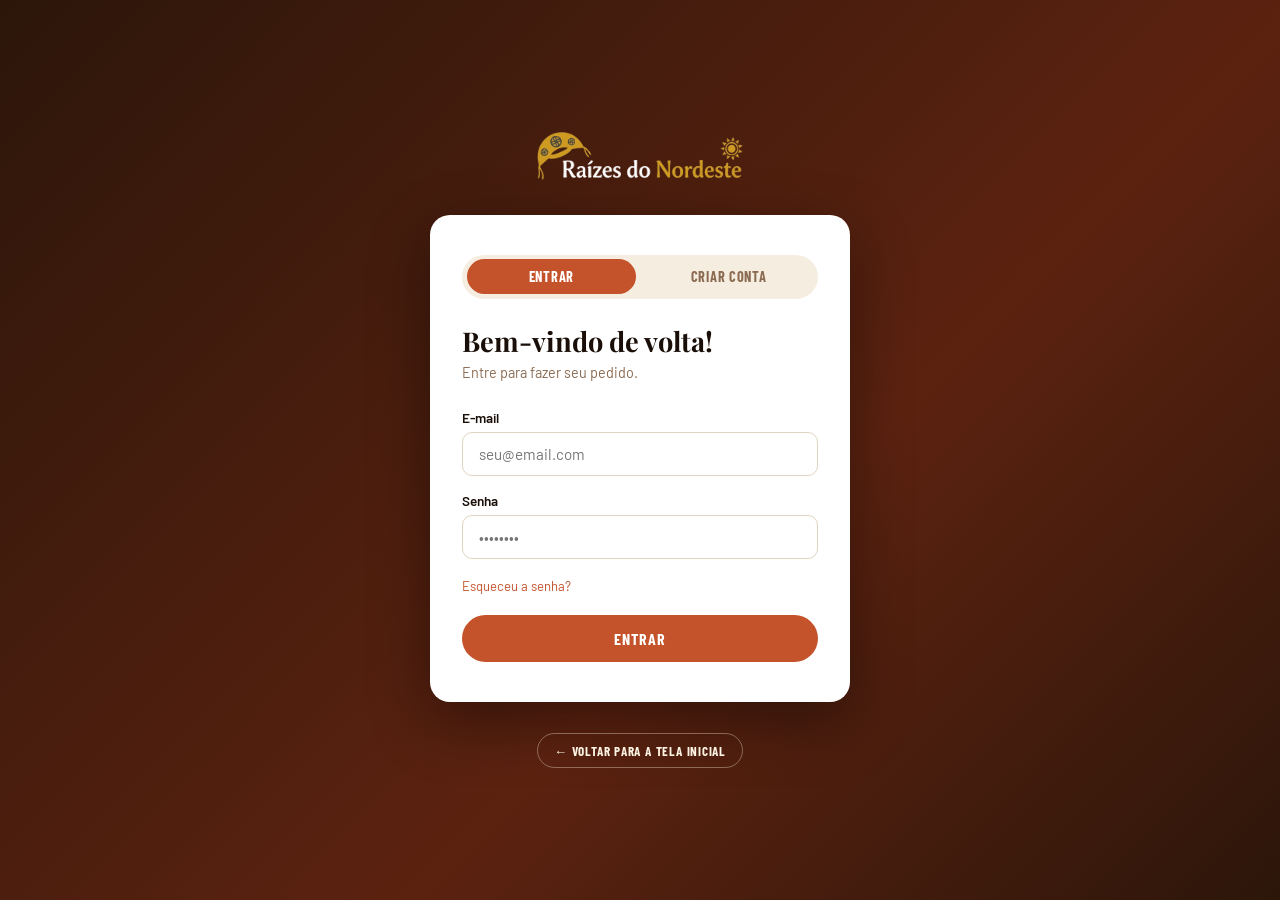
<file: login.html>
<!DOCTYPE html>
<html lang="pt-BR">

<head>
  <meta charset="UTF-8">
  <meta name="viewport" content="width=device-width, initial-scale=1.0">
  <title>Entrar — Raízes do Nordeste</title>
  <link rel="preconnect" href="https://fonts.googleapis.com">
  <link
    href="https://fonts.googleapis.com/css2?family=Playfair+Display:ital,wght@0,700;0,900;1,700&family=Barlow:wght@300;400;500;600&family=Barlow+Condensed:wght@600;700&display=swap"
    rel="stylesheet">
  <style>
    *,
    *::before,
    *::after {
      box-sizing: border-box;
      margin: 0;
      padding: 0;
    }

    :root {
      --terra: #C4522A;
      --amber: #E8A020;
      --cream: #FDF4E3;
      --dark: #1A0F08;
      --muted: #8B6B52;
      --bg-page: #F5EDD8;
      --bg-warm: #2C160A;
      --fonte-titulo: 'Playfair Display', Georgia, serif;
      --fonte-corpo: 'Barlow', system-ui, sans-serif;
      --fonte-cond: 'Barlow Condensed', sans-serif;
      --borda-arredondada: 14px;
    }

    html {
      scroll-behavior: smooth;
    }

    body {
      font-family: var(--fonte-corpo);
      background: linear-gradient(135deg, #2C160A 0%, #5C2210 60%, #2C160A 100%);
      min-height: 100vh;
      display: flex;
      flex-direction: column;
      align-items: center;
      justify-content: center;
      padding: 2rem 1rem;
    }

    /* topo com logo */
    .topo-logo {
      text-align: center;
      margin-bottom: 2rem;
    }

    .topo-logo a {
      text-decoration: none;
      display: inline-flex;
      align-items: center;
      gap: .5rem;
      font-family: var(--fonte-titulo);
      font-size: 1.3rem;
      color: var(--cream);
    }

    .topo-logo strong {
      color: var(--amber);
    }

    .area-voltar {
      width: 100%;
      max-width: 420px;
      text-align: center;
      margin-top: 1rem;
    }

    .btn-voltar-inicio {
      display: inline-flex;
      align-items: center;
      justify-content: center;
      gap: .4rem;
      margin-top: .9rem;
      padding: .55rem 1rem;
      border-radius: 50px;
      border: 1.5px solid rgba(253, 244, 227, .35);
      color: var(--cream);
      font-family: var(--fonte-cond);
      font-size: .82rem;
      font-weight: 700;
      letter-spacing: .06em;
      text-decoration: none;
      text-transform: uppercase;
      transition: background .2s, border-color .2s, transform .15s;
    }

    .btn-voltar-inicio:hover {
      background: rgba(253, 244, 227, .08);
      border-color: var(--amber);
      transform: translateY(-1px);
    }

    /* caixa principal do formulário */
    .caixa-login {
      background: #fff;
      border-radius: 20px;
      padding: 2.5rem 2rem;
      width: 100%;
      max-width: 420px;
      box-shadow: 0 20px 60px rgba(0, 0, 0, .4);
    }

    /* título da tela */
    .titulo-tela {
      font-family: var(--fonte-titulo);
      font-size: 1.7rem;
      font-weight: 700;
      color: var(--dark);
      margin-bottom: .3rem;
    }

    .subtitulo-tela {
      font-size: .9rem;
      color: var(--muted);
      margin-bottom: 1.8rem;
    }

    /* abas de login / cadastro */
    .abas-acesso {
      display: flex;
      gap: .5rem;
      margin-bottom: 1.5rem;
      background: #f5ede0;
      border-radius: 50px;
      padding: .3rem;
    }

    .aba-btn {
      flex: 1;
      background: transparent;
      border: none;
      border-radius: 50px;
      font-family: var(--fonte-cond);
      font-weight: 700;
      font-size: .9rem;
      letter-spacing: .05em;
      text-transform: uppercase;
      color: var(--muted);
      padding: .55rem;
      cursor: pointer;
      transition: background .2s, color .2s;
    }

    .aba-btn.ativa {
      background: var(--terra);
      color: #fff;
    }

    /* campo de formulário */
    .grupo-campo {
      margin-bottom: 1rem;
    }

    .grupo-campo label {
      display: block;
      font-size: .85rem;
      font-weight: 600;
      color: var(--dark);
      margin-bottom: .35rem;
    }

    .campo-entrada {
      width: 100%;
      border: 1.5px solid #e0d4c0;
      border-radius: 10px;
      padding: .75rem 1rem;
      font-family: var(--fonte-corpo);
      font-size: .95rem;
      color: var(--dark);
      background: #fff;
      transition: border-color .2s;
      outline: none;
    }

    .campo-entrada:focus {
      border-color: var(--terra);
    }

    .campo-entrada.erro {
      border-color: #e53e3e;
    }

    .msg-erro {
      font-size: .78rem;
      color: #e53e3e;
      margin-top: .3rem;
    }

    /* link de esqueceu a senha */
    .link-esqueceu {
      display: inline-block;
      font-size: .82rem;
      color: var(--terra);
      text-decoration: none;
      cursor: pointer;
      margin-top: .2rem;
    }

    .link-esqueceu:hover {
      text-decoration: underline;
    }

    /* botão principal */
    .btn-principal {
      display: block;
      width: 100%;
      background: var(--terra);
      color: #fff;
      font-family: var(--fonte-cond);
      font-weight: 700;
      font-size: 1rem;
      letter-spacing: .06em;
      text-transform: uppercase;
      padding: .9rem 1.5rem;
      border-radius: 50px;
      border: none;
      cursor: pointer;
      transition: background .2s, transform .15s;
      margin-top: 1.3rem;
    }

    .btn-principal:hover {
      background: #d4612f;
      transform: translateY(-2px);
    }

    .btn-principal:disabled {
      background: #ccc;
      cursor: not-allowed;
      transform: none;
    }

    /* separador visual */
    .separador {
      text-align: center;
      font-size: .8rem;
      color: #bbb;
      margin: 1.2rem 0;
      position: relative;
    }

    .separador::before,
    .separador::after {
      content: '';
      position: absolute;
      top: 50%;
      width: 40%;
      height: 1px;
      background: #e0d4c0;
    }

    .separador::before {
      left: 0;
    }

    .separador::after {
      right: 0;
    }

    /* área de sucesso / aviso */
    .aviso-sucesso {
      background: #f0fff4;
      border: 1px solid #68d391;
      border-radius: 10px;
      padding: 1rem;
      font-size: .88rem;
      color: #276749;
      margin-top: 1rem;
      line-height: 1.6;
    }

    .aviso-info {
      background: #fffbeb;
      border: 1px solid var(--amber);
      border-radius: 10px;
      padding: 1rem;
      font-size: .88rem;
      color: #7b5e0a;
      margin-top: 1rem;
    }

    /* tela oculta / visível */
    .tela {
      display: none;
    }

    .tela.ativa {
      display: block;
    }

    /* rodapé da caixa */
    .rodape-caixa {
      text-align: center;
      margin-top: 1.5rem;
      font-size: .85rem;
      color: var(--muted);
    }

    .rodape-caixa a {
      color: var(--terra);
      text-decoration: none;
    }

    .rodape-caixa a:hover {
      text-decoration: underline;
    }

    /* mensagem de carregamento */
    .spinner {
      display: inline-block;
      width: 16px;
      height: 16px;
      border: 2px solid rgba(255, 255, 255, .4);
      border-top-color: #fff;
      border-radius: 50%;
      animation: girar .6s linear infinite;
      vertical-align: middle;
      margin-right: .4rem;
    }

    @keyframes girar {
      to {
        transform: rotate(360deg);
      }
    }
  </style>
</head>

<body>

  <div class="topo-logo">
    <a href="index.html"> <img src="IMG/Logoletreiro.png" alt="Logo do Raízes do Nordeste" style="height:48px; width:auto;"><a/>
  </div>

  <div class="caixa-login">

    <!-- abas de login e cadastro -->
    <div class="abas-acesso" id="abasAcesso">
      <button class="aba-btn ativa" id="abaLoginBtn" onclick="trocarAba('login')">Entrar</button>
      <button class="aba-btn" id="abaCadastroBtn" onclick="trocarAba('cadastro')">Criar conta</button>
    </div>

    <!-- ===== TELA DE LOGIN ===== -->
    <div id="telaLogin" class="tela ativa">
      <h1 class="titulo-tela">Bem-vindo de volta!</h1>
      <p class="subtitulo-tela">Entre para fazer seu pedido.</p>

      <div class="grupo-campo">
        <label for="loginEmail">E-mail</label>
        <input type="email" id="loginEmail" class="campo-entrada" placeholder="seu@email.com" autocomplete="email">
        <span class="msg-erro" id="erroLoginEmail"></span>
      </div>
      <div class="grupo-campo">
        <label for="loginSenha">Senha</label>
        <input type="password" id="loginSenha" class="campo-entrada" placeholder="••••••••"
          autocomplete="current-password">
        <span class="msg-erro" id="erroLoginSenha"></span>
      </div>
      <span class="link-esqueceu" onclick="trocarAba('esqueci')">Esqueceu a senha?</span>

      <button class="btn-principal" id="btnEntrar" onclick="realizarLogin()">Entrar</button>
      <div id="avisoLogin"></div>
    </div>

    <!-- ===== TELA DE CADASTRO ===== -->
    <div id="telaCadastro" class="tela">
      <h1 class="titulo-tela">Crie sua conta</h1>
      <p class="subtitulo-tela">É rápido e você acumula pontos em cada pedido!</p>

      <div class="grupo-campo">
        <label for="cadNome">Nome completo</label>
        <input type="text" id="cadNome" class="campo-entrada" placeholder="Seu nome" autocomplete="name">
        <span class="msg-erro" id="erroCadNome"></span>
      </div>
      <div class="grupo-campo">
        <label for="cadEmail">E-mail</label>
        <input type="email" id="cadEmail" class="campo-entrada" placeholder="seu@email.com" autocomplete="email">
        <span class="msg-erro" id="erroCadEmail"></span>
      </div>
      <div class="grupo-campo">
        <label for="cadTelefone">Telefone</label>
        <input type="tel" id="cadTelefone" class="campo-entrada" placeholder="(00) 9 0000-0000" autocomplete="tel">
      </div>
      <div class="grupo-campo">
        <label for="cadSenha">Senha</label>
        <input type="password" id="cadSenha" class="campo-entrada" placeholder="Mínimo 6 caracteres"
          autocomplete="new-password">
        <span class="msg-erro" id="erroCadSenha"></span>
      </div>
      <div class="grupo-campo">
        <label for="cadSenha2">Confirmar senha</label>
        <input type="password" id="cadSenha2" class="campo-entrada" placeholder="Repita a senha"
          autocomplete="new-password">
        <span class="msg-erro" id="erroCadSenha2"></span>
      </div>

      <button class="btn-principal" id="btnCadastrar" onclick="realizarCadastro()">Criar minha conta</button>
      <div id="avisoCadastro"></div>
    </div>

    <!-- ===== TELA DE ESQUECI A SENHA ===== -->
    <div id="telaEsqueci" class="tela">
      <h1 class="titulo-tela">Redefinir senha</h1>
      <p class="subtitulo-tela">Informe seu e-mail e enviaremos um link (válido por 10 min).</p>

      <div class="grupo-campo">
        <label for="esqueciEmail">E-mail cadastrado</label>
        <input type="email" id="esqueciEmail" class="campo-entrada" placeholder="seu@email.com">
        <span class="msg-erro" id="erroEsqueciEmail"></span>
      </div>

      <button class="btn-principal" id="btnEsqueci" onclick="solicitarRedefinicao()">Enviar link de redefinição</button>
      <div id="avisoEsqueci"></div>

      <p class="rodape-caixa" style="margin-top:1rem">
        <a onclick="trocarAba('login')" style="cursor:pointer">← Voltar ao login</a>
      </p>
    </div>

    <!-- ===== TELA DE NOVA SENHA (link temporário) ===== -->
    <div id="telaNovaSenha" class="tela">
      <h1 class="titulo-tela">Nova senha</h1>
      <p class="subtitulo-tela">Este link expira em <strong>10 minutos</strong>. Escolha sua nova senha.</p>

      <div class="grupo-campo">
        <label for="novaSenha">Nova senha</label>
        <input type="password" id="novaSenha" class="campo-entrada" placeholder="Mínimo 6 caracteres">
      </div>
      <div class="grupo-campo">
        <label for="novaSenha2">Confirmar nova senha</label>
        <input type="password" id="novaSenha2" class="campo-entrada" placeholder="Repita a senha">
        <span class="msg-erro" id="erroNovaSenha"></span>
      </div>

      <button class="btn-principal" onclick="salvarNovaSenha()">Salvar nova senha</button>
      <div id="avisoNovaSenha"></div>
    </div>

  </div><!-- /caixa-login -->

  <div class="area-voltar">
    <a href="index.html" class="btn-voltar-inicio">← Voltar para a tela inicial</a>
  </div>

  <script>
    // ================================================================
    // SISTEMA DE AUTENTICAÇÃO — simulado (pronto para backend real)
    // ================================================================

    // chave para guardar usuários no armazenamento local (substituir por API)
    const CHAVE_USUARIOS = 'raizes_usuarios_db';
    const CHAVE_SESSAO = 'raizes_usuario';
    const CHAVE_TOKEN = 'raizes_token_reset';

    // busca lista de usuários cadastrados
    function buscarUsuarios() {
      return JSON.parse(localStorage.getItem(CHAVE_USUARIOS) || '[]');
    }

    // salva lista atualizada
    function salvarUsuarios(lista) {
      localStorage.setItem(CHAVE_USUARIOS, JSON.stringify(lista));
    }

    // inicia sessão do usuário
    function iniciarSessao(usuario) {
      // remove a senha antes de salvar na sessão por segurança
      const semSenha = { ...usuario };
      delete semSenha.senha;
      localStorage.setItem(CHAVE_SESSAO, JSON.stringify(semSenha));
    }

    // redireciona de volta pra página de origem ou home
    function redirecionarAposLogin() {
      const destino = sessionStorage.getItem('raizes_redirecionarPara') || 'index.html';
      sessionStorage.removeItem('raizes_redirecionarPara');
      window.location.href = destino;
    }

    // troca entre as telas (login, cadastro, esqueci, nova senha)
    function trocarAba(qual) {
      document.querySelectorAll('.tela').forEach(t => t.classList.remove('ativa'));
      document.querySelectorAll('.aba-btn').forEach(b => b.classList.remove('ativa'));

      if (qual === 'login') {
        document.getElementById('telaLogin').classList.add('ativa');
        document.getElementById('abaLoginBtn').classList.add('ativa');
        document.getElementById('abasAcesso').style.display = 'flex';
      } else if (qual === 'cadastro') {
        document.getElementById('telaCadastro').classList.add('ativa');
        document.getElementById('abaCadastroBtn').classList.add('ativa');
        document.getElementById('abasAcesso').style.display = 'flex';
      } else if (qual === 'esqueci') {
        document.getElementById('telaEsqueci').classList.add('ativa');
        document.getElementById('abasAcesso').style.display = 'none';
      } else if (qual === 'nova-senha') {
        document.getElementById('telaNovaSenha').classList.add('ativa');
        document.getElementById('abasAcesso').style.display = 'none';
      }
    }

    // limpa erros de um campo
    function limparErro(id) {
      const el = document.getElementById(id);
      if (el) el.textContent = '';
    }

    // exibe erro em um campo
    function mostrarErro(id, msg) {
      const el = document.getElementById(id);
      if (el) el.textContent = msg;
    }

    // ---- REALIZAR LOGIN ----
    function realizarLogin() {
      const email = document.getElementById('loginEmail').value.trim();
      const senha = document.getElementById('loginSenha').value;
      const aviso = document.getElementById('avisoLogin');
      aviso.innerHTML = '';
      limparErro('erroLoginEmail');
      limparErro('erroLoginSenha');

      let valido = true;
      if (!email) { mostrarErro('erroLoginEmail', 'Informe o e-mail.'); valido = false; }
      if (!senha) { mostrarErro('erroLoginSenha', 'Informe a senha.'); valido = false; }
      if (!valido) return;

      // simula chamada ao servidor — substituir por fetch('/api/login', ...)
      const usuarios = buscarUsuarios();
      const usuario = usuarios.find(u => u.email === email && u.senha === senha);

      if (!usuario) {
        aviso.innerHTML = '<div class="aviso-info">E-mail ou senha incorretos. Verifique os dados e tente novamente.</div>';
        return;
      }

      iniciarSessao(usuario);
      redirecionarAposLogin();
    }

    // ---- REALIZAR CADASTRO ----
    function realizarCadastro() {
      const nome = document.getElementById('cadNome').value.trim();
      const email = document.getElementById('cadEmail').value.trim();
      const tel = document.getElementById('cadTelefone').value.trim();
      const senha = document.getElementById('cadSenha').value;
      const senha2 = document.getElementById('cadSenha2').value;
      const aviso = document.getElementById('avisoCadastro');
      aviso.innerHTML = '';
      ['erroCadNome', 'erroCadEmail', 'erroCadSenha', 'erroCadSenha2'].forEach(limparErro);

      let valido = true;
      if (!nome) { mostrarErro('erroCadNome', 'Informe o nome.'); valido = false; }
      if (!email) { mostrarErro('erroCadEmail', 'Informe o e-mail.'); valido = false; }
      if (senha.length < 6) { mostrarErro('erroCadSenha', 'A senha precisa ter pelo menos 6 caracteres.'); valido = false; }
      if (senha !== senha2) { mostrarErro('erroCadSenha2', 'As senhas não coincidem.'); valido = false; }
      if (!valido) return;

      // simula verificação de e-mail duplicado — substituir por fetch('/api/cadastro', ...)
      const usuarios = buscarUsuarios();
      if (usuarios.find(u => u.email === email)) {
        mostrarErro('erroCadEmail', 'Este e-mail já está cadastrado.');
        return;
      }

      // cria novo usuário com pontos zerados e missões
      const novoUsuario = {
        id: 'u_' + Date.now(),
        nome, email, senha, telefone: tel,
        foto: '',
        capa: '',
        pontos: 0,
        pratosPedidos: 0,
        pedidosRealizados: [],
        missoes: {
          comprar4Pratos: { concluida: false, usada: false }
        },
        cupons: [],
        enderecos: []
      };

      usuarios.push(novoUsuario);
      salvarUsuarios(usuarios);
      iniciarSessao(novoUsuario);
      redirecionarAposLogin();
    }

    // ---- SOLICITAR REDEFINIÇÃO DE SENHA ----
    function solicitarRedefinicao() {
      const email = document.getElementById('esqueciEmail').value.trim();
      const aviso = document.getElementById('avisoEsqueci');
      aviso.innerHTML = '';
      limparErro('erroEsqueciEmail');

      if (!email) { mostrarErro('erroEsqueciEmail', 'Informe o e-mail.'); return; }

      // simula envio de e-mail — substituir por fetch('/api/redefinir-senha', { email })
      const usuarios = buscarUsuarios();
      const usuario = usuarios.find(u => u.email === email);

      // por segurança, sempre mostramos a mesma mensagem independente de o e-mail existir
      // guarda um token temporário com expiração de 10 minutos
      if (usuario) {
        const token = {
          email,
          expira: Date.now() + 10 * 60 * 1000, // 10 minutos
          codigo: Math.random().toString(36).slice(2)
        };
        localStorage.setItem(CHAVE_TOKEN, JSON.stringify(token));
      }

      aviso.innerHTML = `<div class="aviso-sucesso">
        ✅ Se este e-mail estiver cadastrado, você receberá um link de redefinição em breve.<br>
        <small>O link expira em <strong>10 minutos</strong>.</small>
        <br><br>
        <em style="color:var(--muted);font-size:.82rem">(Ambiente de demonstração: <a onclick="simularLinkRedefinicao()" style="cursor:pointer;color:var(--terra)">clique aqui para simular o link</a>)</em>
      </div>`;
    }

    // simula o clique no link do e-mail (apenas em ambiente de demonstração)
    function simularLinkRedefinicao() {
      const token = JSON.parse(localStorage.getItem(CHAVE_TOKEN) || 'null');
      if (!token || Date.now() > token.expira) {
        alert('Este link expirou. Solicite um novo.');
        return;
      }
      trocarAba('nova-senha');
    }

    // ---- SALVAR NOVA SENHA ----
    function salvarNovaSenha() {
      const nova = document.getElementById('novaSenha').value;
      const nova2 = document.getElementById('novaSenha2').value;
      const aviso = document.getElementById('avisoNovaSenha');
      aviso.innerHTML = '';
      limparErro('erroNovaSenha');

      if (nova.length < 6) { mostrarErro('erroNovaSenha', 'A senha precisa ter pelo menos 6 caracteres.'); return; }
      if (nova !== nova2) { mostrarErro('erroNovaSenha', 'As senhas não coincidem.'); return; }

      const token = JSON.parse(localStorage.getItem(CHAVE_TOKEN) || 'null');
      if (!token || Date.now() > token.expira) {
        aviso.innerHTML = '<div class="aviso-info">⏰ Este link expirou. Solicite um novo e-mail de redefinição.</div>';
        return;
      }

      // atualiza a senha — substituir por fetch('/api/nova-senha', { token, novaSenha })
      const usuarios = buscarUsuarios();
      const idx = usuarios.findIndex(u => u.email === token.email);
      if (idx >= 0) {
        usuarios[idx].senha = nova;
        salvarUsuarios(usuarios);
        localStorage.removeItem(CHAVE_TOKEN);
        aviso.innerHTML = '<div class="aviso-sucesso">✅ Senha alterada com sucesso! Redirecionando...</div>';
        setTimeout(() => trocarAba('login'), 2000);
      }
    }

    // ---- VERIFICA SE JÁ ESTÁ LOGADO ----
    (function verificarSessao() {
      const usuario = JSON.parse(localStorage.getItem(CHAVE_SESSAO) || 'null');
      if (usuario) {
        // já logado, vai direto pro perfil ou home
        window.location.href = 'perfil.html';
      }
      // verifica se há link de token na URL (simulado pelo hash)
      if (window.location.hash === '#redefinir') {
        trocarAba('nova-senha');
      }
    })();
  </script>
</body>

</html>
</file>
